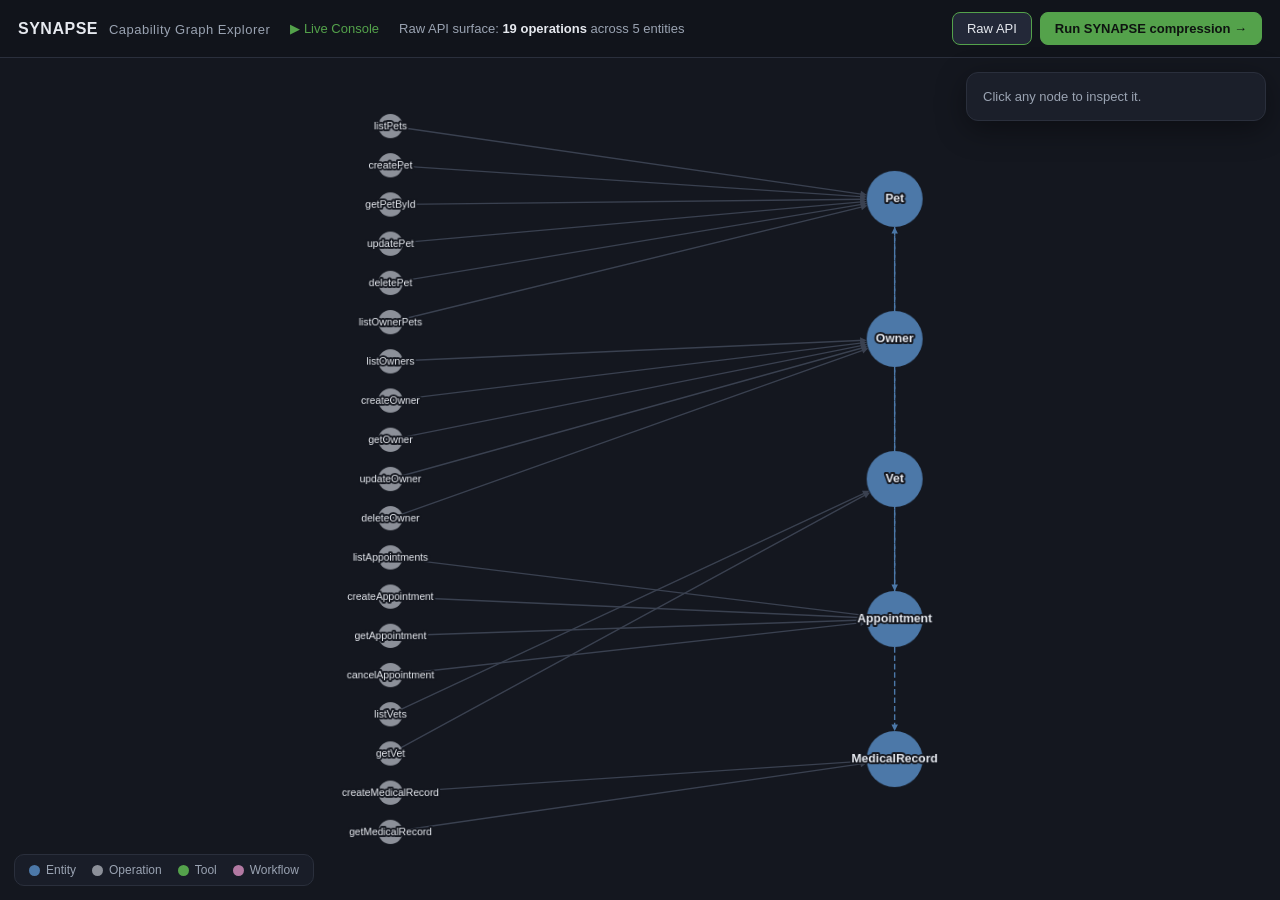
<file: frontend/explorer/index.html>
<!DOCTYPE html>
<html lang="en">
<head>
  <meta charset="UTF-8" />
  <meta name="viewport" content="width=device-width, initial-scale=1.0" />
  <title>SYNAPSE — Capability Graph Explorer</title>
  <link rel="stylesheet" href="styles.css" />
</head>
<body>
  <header id="topbar">
    <div class="brand">SYNAPSE <span>Capability Graph Explorer</span></div>
    <a href="console.html" style="color:#54A24B;text-decoration:none;font-size:13px;">▶ Live Console</a>
    <div id="stats" class="stats"></div>
    <div class="controls">
      <button id="btn-raw" class="btn">Raw API</button>
      <button id="btn-compress" class="btn btn-primary">Run SYNAPSE compression →</button>
    </div>
  </header>

  <main id="main">
    <div id="cy"></div>

    <aside id="panel" class="panel">
      <div class="panel-empty">Click any node to inspect it.</div>
    </aside>

    <div id="legend" class="legend">
      <span><i class="dot entity"></i>Entity</span>
      <span><i class="dot operation"></i>Operation</span>
      <span><i class="dot tool"></i>Tool</span>
      <span><i class="dot workflow"></i>Workflow</span>
    </div>
  </main>

  <script src="vendor/cytoscape.min.js"></script>
  <script src="sample-graph.js"></script>
  <script src="app.js"></script>
</body>
</html>
</file>
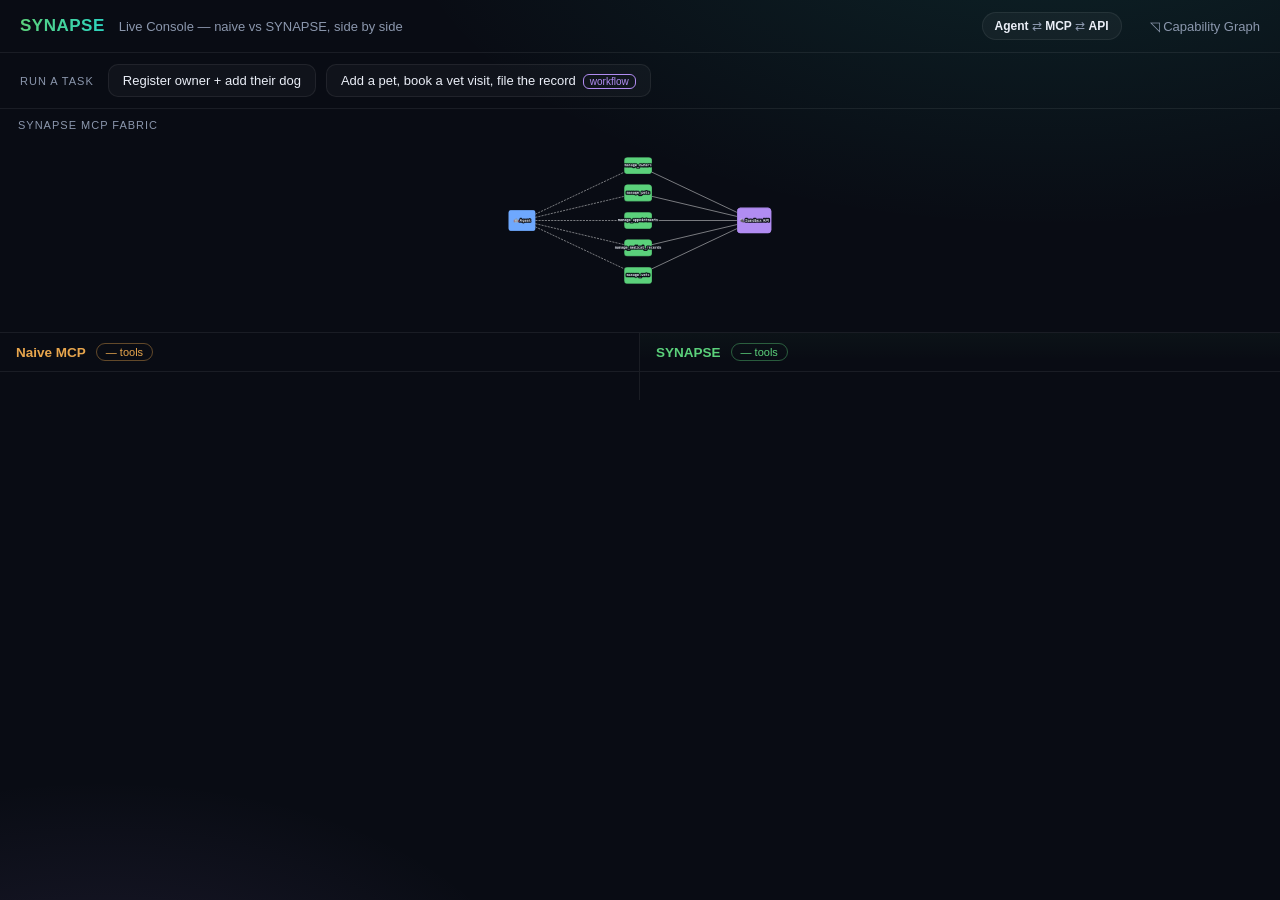
<file: frontend/explorer/console.html>
<!DOCTYPE html>
<html lang="en">
<head>
  <meta charset="UTF-8" />
  <meta name="viewport" content="width=device-width, initial-scale=1.0" />
  <title>SYNAPSE — Live Console</title>
  <link rel="stylesheet" href="console.css" />
</head>
<body>
  <header id="hdr">
    <span class="logo">SYNAPSE</span>
    <span class="tagline">Live Console — naive vs SYNAPSE, side by side</span>
    <span class="flow-pill"><b>Agent</b> ⇄ <b>MCP</b> ⇄ <b>API</b></span>
    <nav class="nav"><a href="index.html">◹ Capability Graph</a></nav>
  </header>

  <div id="tasks">
    <span class="lbl">Run a task</span>
    <div id="chiplist" style="display:flex;gap:10px;flex-wrap:wrap;"></div>
  </div>

  <div id="body">
    <div id="stage">
      <div class="stage-tag">SYNAPSE MCP fabric</div>
      <div id="cy"></div>
    </div>

    <div id="prompt"><span class="you">You</span><span class="ptext"></span></div>

    <div id="lanes">
      <section class="lane naive">
        <div class="lane-head">
          <span class="lane-title">Naive MCP</span>
          <span class="count-badge">— tools</span>
          <span class="lane-status"></span>
        </div>
        <div class="lane-body"></div>
      </section>
      <section class="lane synapse">
        <div class="lane-head">
          <span class="lane-title">SYNAPSE</span>
          <span class="count-badge">— tools</span>
          <span class="lane-status"></span>
        </div>
        <div class="lane-body"></div>
      </section>
    </div>

    <div id="verdict"></div>
  </div>

  <script src="vendor/cytoscape.min.js"></script>
  <script src="transcripts.js"></script>
  <script src="console.js"></script>
</body>
</html>
</file>
<file: frontend/explorer/styles.css>
:root {
  --bg: #14171f;
  --panel-bg: #1b1f2a;
  --border: #2a2f3c;
  --text: #e6e9ef;
  --muted: #9aa3b2;
  --entity: #4C78A8;
  --operation: #8c9099;
  --tool: #54A24B;
  --workflow: #B279A2;
  --accent: #54A24B;
}

* { box-sizing: border-box; }
html, body { margin: 0; height: 100%; background: var(--bg); color: var(--text);
  font-family: -apple-system, Segoe UI, Roboto, Helvetica, Arial, sans-serif; }

#topbar {
  display: flex; align-items: center; gap: 20px;
  padding: 12px 18px; border-bottom: 1px solid var(--border); background: #11141b;
}
.brand { font-weight: 700; font-size: 16px; letter-spacing: .5px; }
.brand span { color: var(--muted); font-weight: 400; font-size: 13px; margin-left: 6px; }
.stats { color: var(--muted); font-size: 13px; flex: 1; }
.stats b { color: var(--text); }
.controls { display: flex; gap: 8px; }

.btn {
  background: #232838; color: var(--text); border: 1px solid var(--border);
  padding: 8px 14px; border-radius: 8px; cursor: pointer; font-size: 13px;
  transition: background .15s, border-color .15s;
}
.btn:hover { background: #2c3245; }
.btn-primary { background: var(--accent); border-color: var(--accent); color: #0e1410; font-weight: 600; }
.btn-primary:hover { background: #62b85a; }
.btn.active { border-color: var(--accent); }

#main { position: relative; height: calc(100% - 58px); }
#cy { position: absolute; inset: 0; }

.panel {
  position: absolute; top: 14px; right: 14px; width: 300px; max-height: calc(100% - 28px);
  overflow-y: auto; background: var(--panel-bg); border: 1px solid var(--border);
  border-radius: 12px; padding: 16px; font-size: 13px; box-shadow: 0 8px 30px rgba(0,0,0,.4);
}
.panel-empty { color: var(--muted); }
.panel h3 { margin: 0 0 4px; font-size: 15px; }
.panel .type-tag {
  display: inline-block; font-size: 11px; padding: 2px 8px; border-radius: 20px;
  margin-bottom: 10px; font-weight: 600;
}
.panel .kv { margin: 6px 0; color: var(--muted); }
.panel .kv b { color: var(--text); font-weight: 600; }
.panel code { background: #0f1219; padding: 1px 5px; border-radius: 4px; color: #cdd6e4; }
.panel ul { margin: 6px 0; padding-left: 18px; }
.panel li { margin: 3px 0; color: #cdd6e4; }

.legend {
  position: absolute; bottom: 14px; left: 14px; display: flex; gap: 16px;
  background: rgba(27,31,42,.85); border: 1px solid var(--border);
  padding: 8px 14px; border-radius: 10px; font-size: 12px; color: var(--muted);
}
.legend span { display: flex; align-items: center; gap: 6px; }
.dot { width: 11px; height: 11px; border-radius: 50%; display: inline-block; }
.dot.entity { background: var(--entity); }
.dot.operation { background: var(--operation); }
.dot.tool { background: var(--tool); }
.dot.workflow { background: var(--workflow); }
</file>
<file: frontend/explorer/console.css>
:root {
  --bg0: #090c14;
  --bg1: #0f1422;
  --panel: #141a28;
  --border: rgba(255, 255, 255, 0.07);
  --text: #eaeef7;
  --muted: #8b97ad;
  --green: #5bd17b;
  --teal: #2dd4bf;
  --blue: #6ea8fe;
  --purple: #b18cf2;
  --gold: #ffd166;
  --amber: #e8a64d;
  --red: #ef5d6b;
}
* { box-sizing: border-box; }
html, body { margin: 0; height: 100%; overflow: hidden;
  font-family: -apple-system, "Segoe UI", Roboto, sans-serif; color: var(--text); }
body {
  background:
    radial-gradient(1100px 560px at 82% -12%, rgba(45,212,191,.12), transparent 60%),
    radial-gradient(820px 480px at 8% 116%, rgba(177,140,242,.12), transparent 55%),
    var(--bg0);
}

/* header */
#hdr { display: flex; align-items: center; gap: 14px; padding: 12px 20px; border-bottom: 1px solid var(--border); }
.logo { font-weight: 800; letter-spacing: .5px; font-size: 17px;
  background: linear-gradient(90deg, var(--green), var(--teal)); -webkit-background-clip: text; background-clip: text; color: transparent; }
.tagline { color: var(--muted); font-size: 13px; }
.flow-pill { margin-left: auto; font-size: 12px; color: var(--muted);
  background: rgba(255,255,255,.04); border: 1px solid var(--border); padding: 6px 12px; border-radius: 999px; }
.flow-pill b { color: var(--text); }
.nav a { color: var(--muted); text-decoration: none; font-size: 13px; margin-left: 14px; }
.nav a:hover { color: var(--text); }

/* tasks */
#tasks { display: flex; align-items: center; gap: 10px; padding: 11px 20px; border-bottom: 1px solid var(--border); flex-wrap: wrap; }
#tasks .lbl { font-size: 11px; text-transform: uppercase; letter-spacing: 1px; color: var(--muted); margin-right: 4px; }
.chip { padding: 8px 14px; background: rgba(255,255,255,.03); border: 1px solid var(--border);
  border-radius: 10px; color: var(--text); cursor: pointer; font-size: 13px; transition: .15s; }
.chip:hover:not(:disabled) { background: rgba(91,209,123,.14); border-color: var(--green); transform: translateY(-1px); }
.chip:disabled { opacity: .4; cursor: default; }
.chip .wf { font-size: 10px; color: var(--purple); border: 1px solid var(--purple); border-radius: 6px; padding: 1px 6px; margin-left: 7px; }

/* layout */
#body { height: calc(100% - 110px); display: grid; grid-template-rows: minmax(168px, 224px) auto 1fr auto; min-height: 0; }

/* graph stage */
#stage { position: relative; border-bottom: 1px solid var(--border); }
#cy { position: absolute; inset: 0; }
.stage-tag { position: absolute; top: 10px; left: 18px; font-size: 11px; letter-spacing: 1px; text-transform: uppercase; color: var(--muted); }

/* prompt bar */
#prompt { padding: 12px 20px; border-bottom: 1px solid var(--border); display: none; align-items: flex-start; gap: 10px; }
#prompt.show { display: flex; }
#prompt .you { font-size: 10px; text-transform: uppercase; letter-spacing: 1px; color: var(--blue); padding-top: 2px; }
#prompt .ptext { font-size: 14px; line-height: 1.5; }

/* lanes */
#lanes { display: grid; grid-template-columns: 1fr 1fr; min-height: 0; }
.lane { display: flex; flex-direction: column; min-height: 0; border-right: 1px solid var(--border); }
.lane:last-child { border-right: none; }
.lane-head { display: flex; align-items: center; gap: 10px; padding: 10px 16px; border-bottom: 1px solid var(--border); }
.lane-title { font-weight: 700; font-size: 13.5px; }
.lane.naive .lane-title { color: var(--amber); }
.lane.synapse .lane-title { color: var(--green); }
.count-badge { font-size: 11px; padding: 2px 9px; border-radius: 999px; border: 1px solid var(--border); color: var(--muted); }
.lane.naive .count-badge { color: var(--amber); border-color: rgba(232,166,77,.4); }
.lane.synapse .count-badge { color: var(--green); border-color: rgba(91,209,123,.4); }
.lane-status { margin-left: auto; font-size: 11.5px; color: var(--muted); }
.lane-body { flex: 1; overflow-y: auto; padding: 14px 16px; display: flex; flex-direction: column; gap: 10px; min-height: 0; }
.lane.synapse { background: linear-gradient(180deg, rgba(91,209,123,.035), transparent 40%); }

/* messages + cards */
.bubble { font-size: 13px; line-height: 1.5; color: var(--muted); animation: rise .3s ease; }
.bubble.plan::before { content: "▸ "; color: var(--text); }
.bubble.final { color: var(--text); background: rgba(91,209,123,.08); border: 1px solid rgba(91,209,123,.35);
  padding: 9px 12px; border-radius: 10px; box-shadow: 0 0 22px rgba(91,209,123,.10); }
.lane.naive .bubble.final { background: rgba(232,166,77,.08); border-color: rgba(232,166,77,.35); box-shadow: none; }

.tcard { border: 1px solid var(--border); border-radius: 11px; overflow: hidden; background: rgba(255,255,255,.025); animation: rise .3s ease; }
.tcard .h { display: flex; align-items: center; gap: 8px; padding: 7px 11px; font-size: 12px; border-bottom: 1px solid var(--border); background: rgba(110,168,254,.06); }
.tcard .h .mc { color: var(--muted); font-family: ui-monospace, Menlo, monospace; font-size: 10.5px; }
.tcard .h .nm { font-weight: 700; font-family: ui-monospace, Menlo, monospace; }
.lane.synapse .tcard .h .nm { color: var(--green); }
.lane.naive .tcard .h .nm { color: var(--amber); }
.tcard .h .st { margin-left: auto; font-size: 11px; color: var(--muted); display: flex; align-items: center; gap: 6px; }
.tcard.ok .h .st { color: var(--teal); } .tcard.ok .h { background: rgba(45,212,191,.07); }
.tcard.err { border-color: rgba(239,93,107,.5); }
.tcard.err .h { background: rgba(239,93,107,.12); } .tcard.err .h .st { color: var(--red); }
.tcard pre { margin: 0; padding: 8px 11px; font-family: ui-monospace, Menlo, monospace; font-size: 11px; color: #cbd5e8; white-space: pre-wrap; word-break: break-word; }
.tcard .resp { border-top: 1px dashed var(--border); background: rgba(255,255,255,.02); }
.spinner { width: 11px; height: 11px; border: 2px solid rgba(255,255,255,.22); border-top-color: var(--teal); border-radius: 50%; animation: spin .7s linear infinite; }

/* verdict */
#verdict { display: none; align-items: center; justify-content: center; gap: 22px; padding: 12px 20px;
  border-top: 1px solid var(--border); background: rgba(0,0,0,.28); font-size: 13px; }
#verdict.show { display: flex; }
#verdict .v { display: flex; align-items: center; gap: 8px; }
#verdict .tag { font-weight: 700; }
#verdict .tag.naive { color: var(--amber); } #verdict .tag.synapse { color: var(--green); }
#verdict .nums { color: var(--muted); }
#verdict .win { color: var(--gold); font-weight: 700; padding: 4px 12px; border: 1px solid rgba(255,209,102,.4); border-radius: 999px; }

@keyframes spin { to { transform: rotate(360deg); } }
@keyframes rise { from { opacity: 0; transform: translateY(6px); } to { opacity: 1; transform: none; } }
</file>
